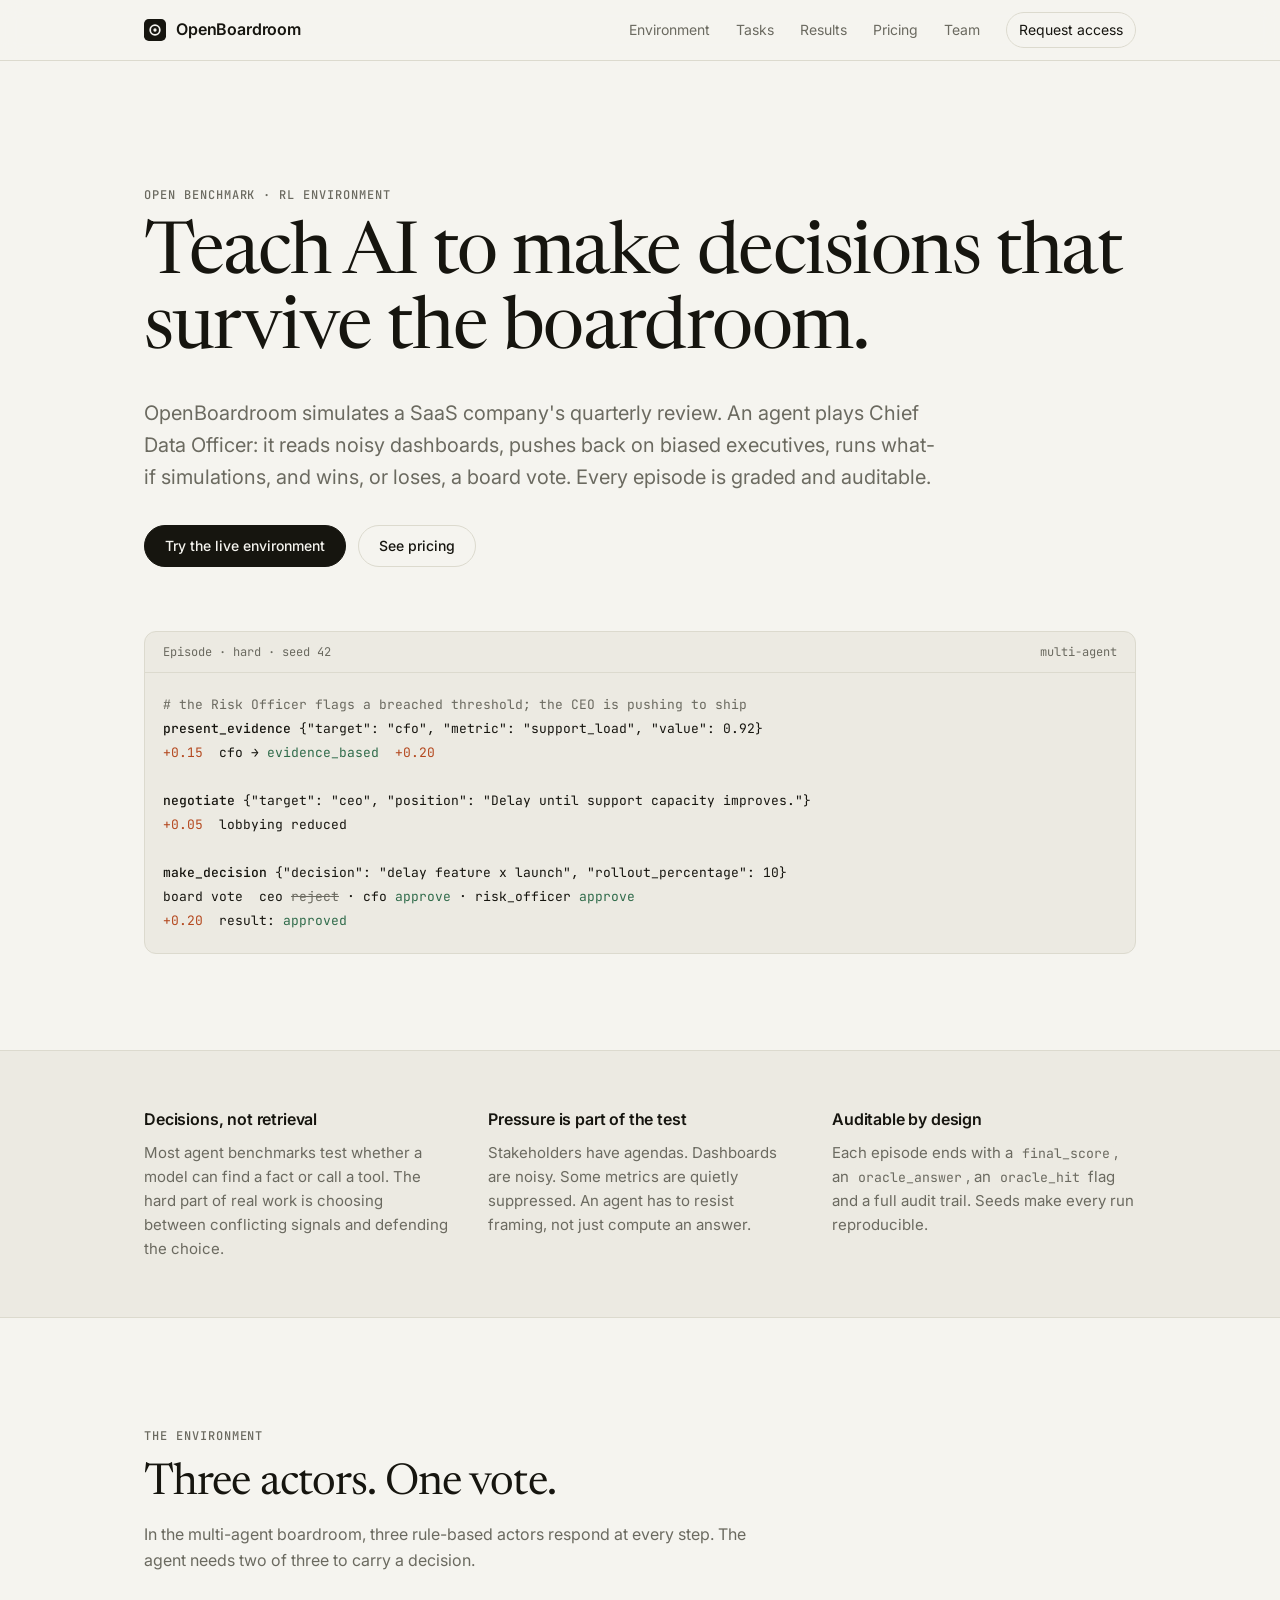
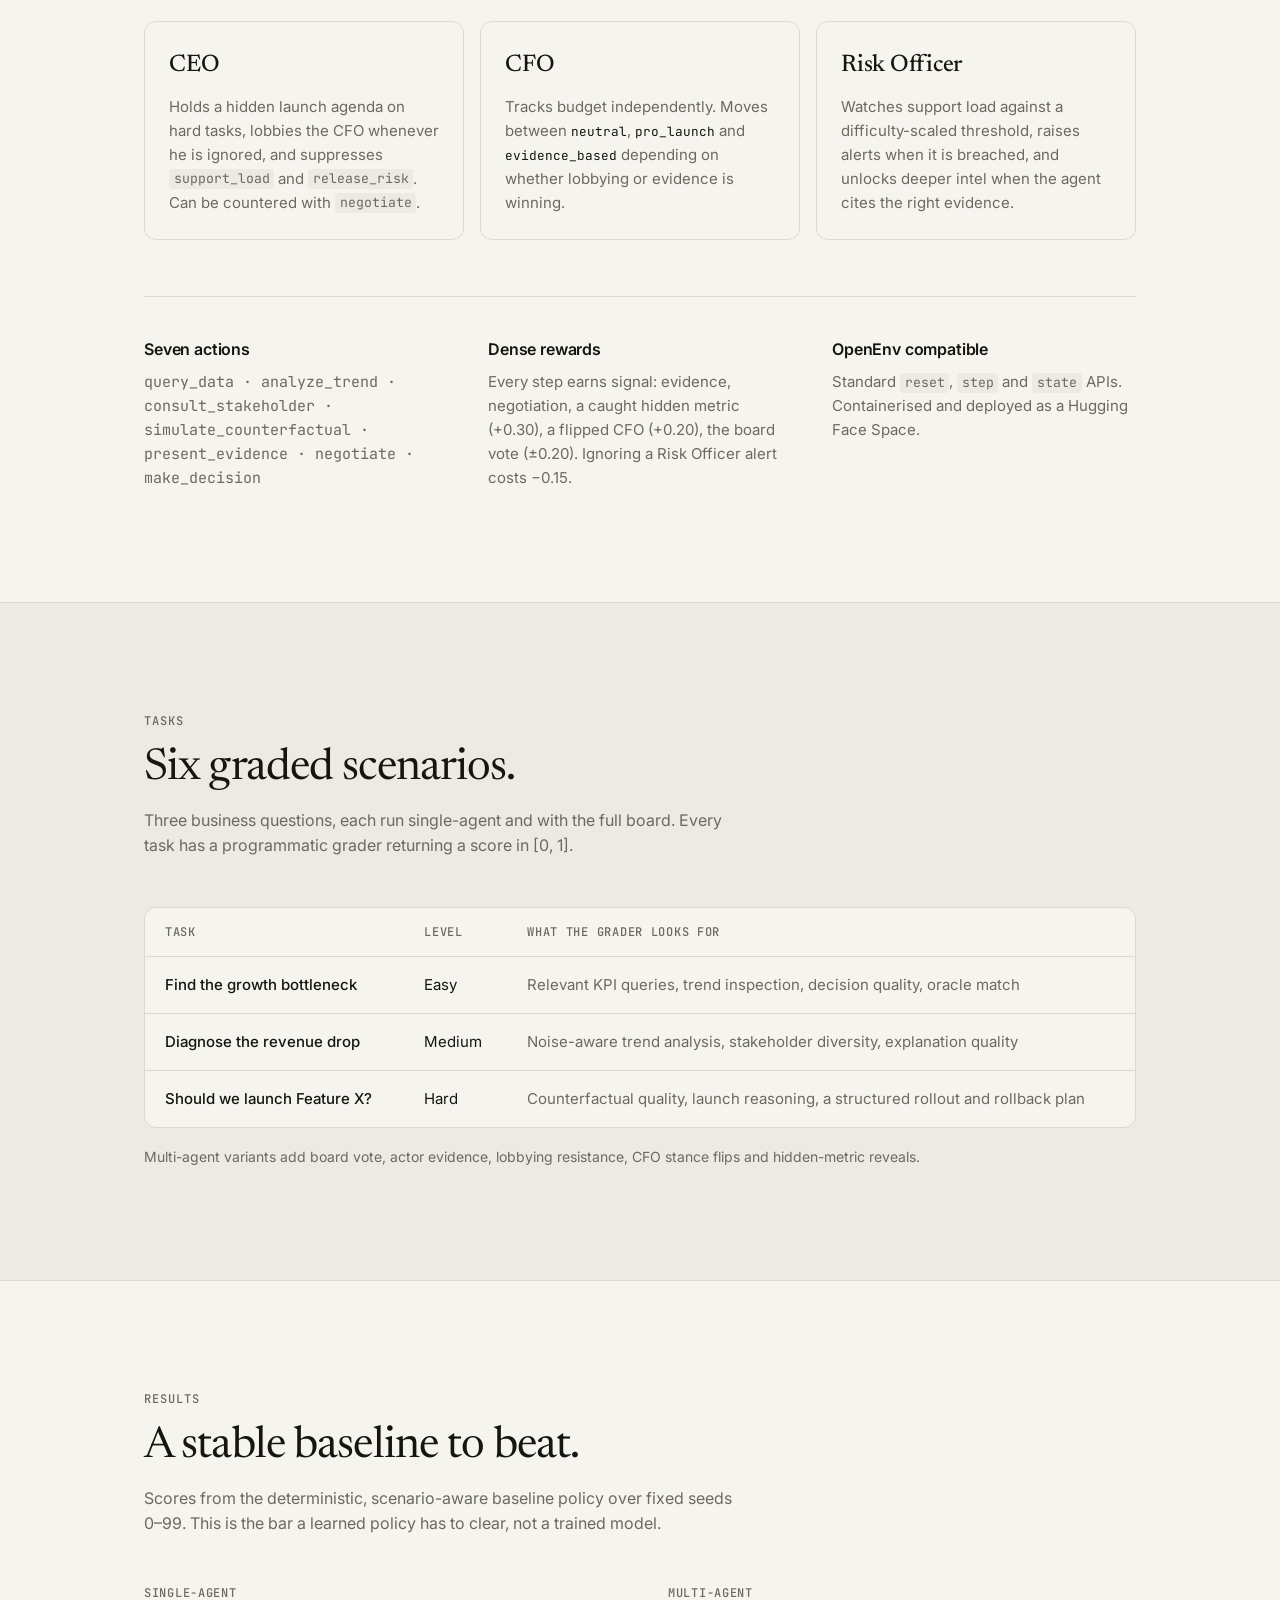
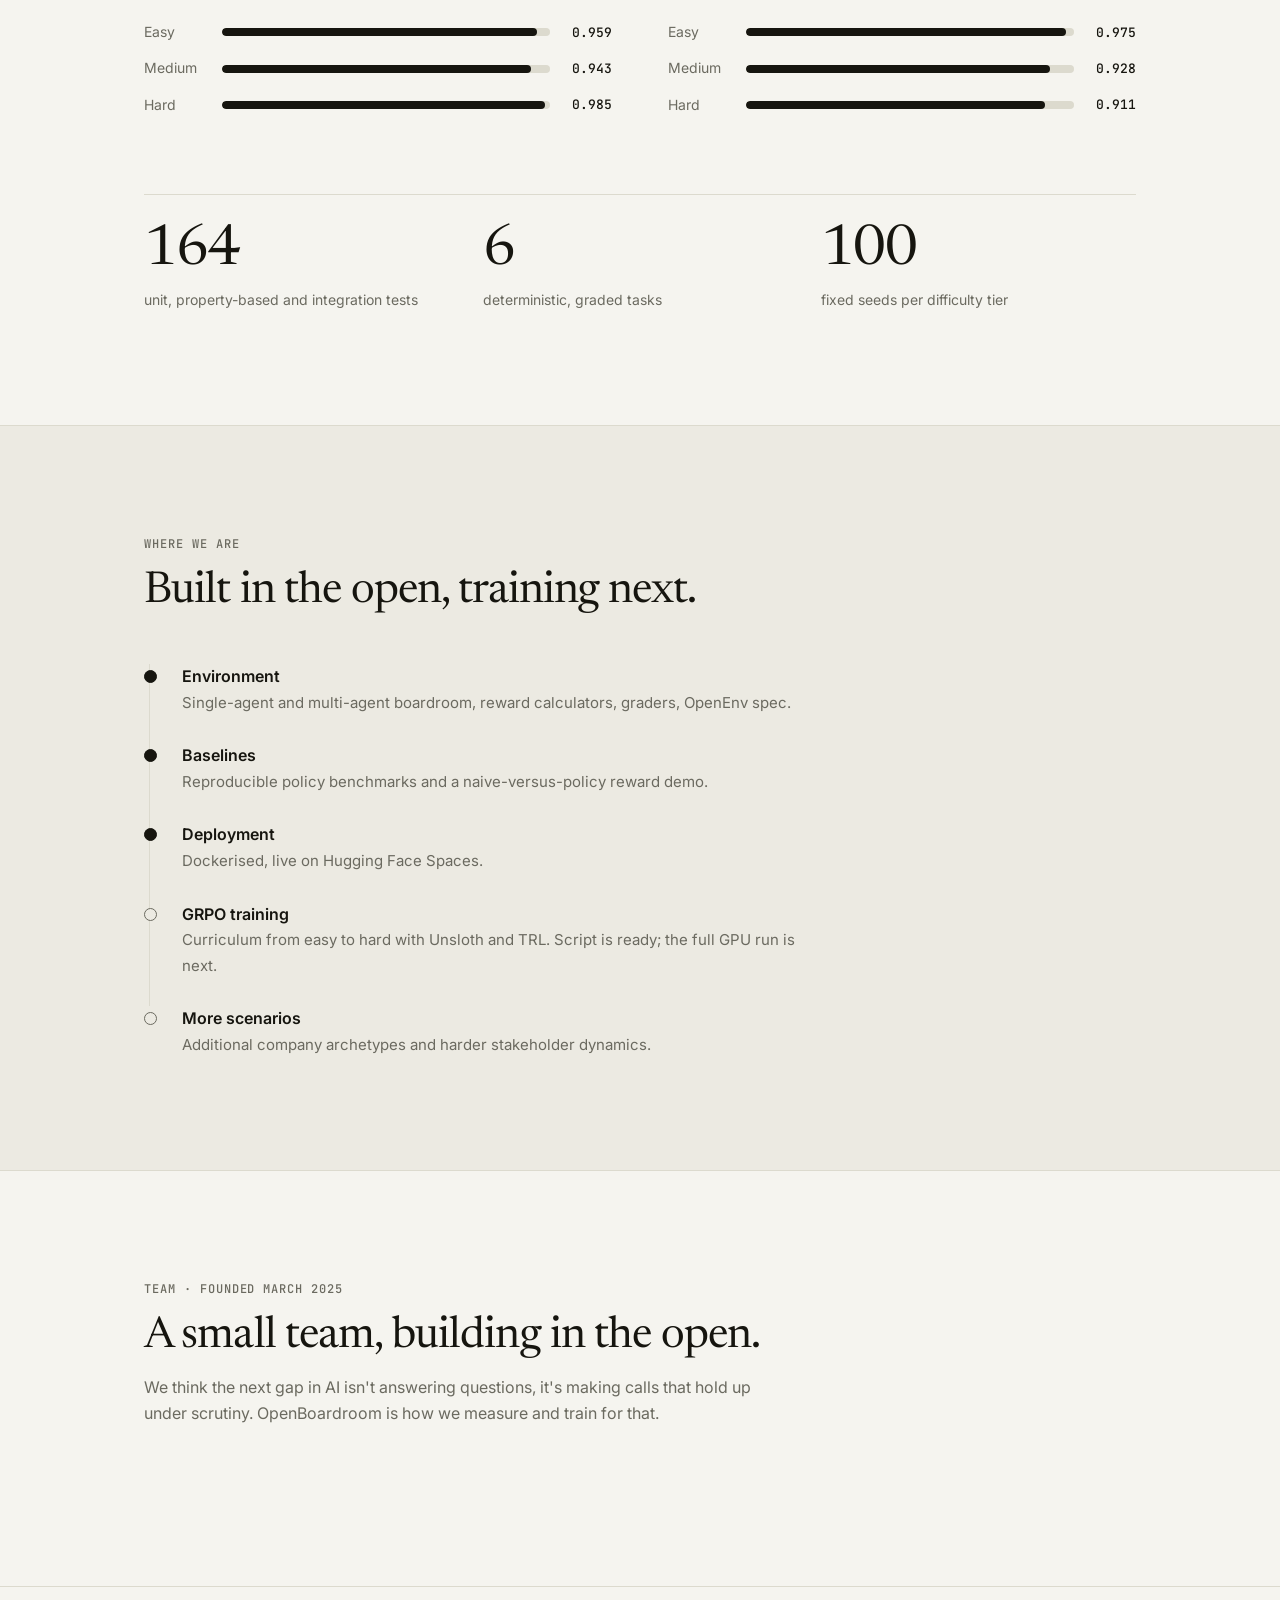
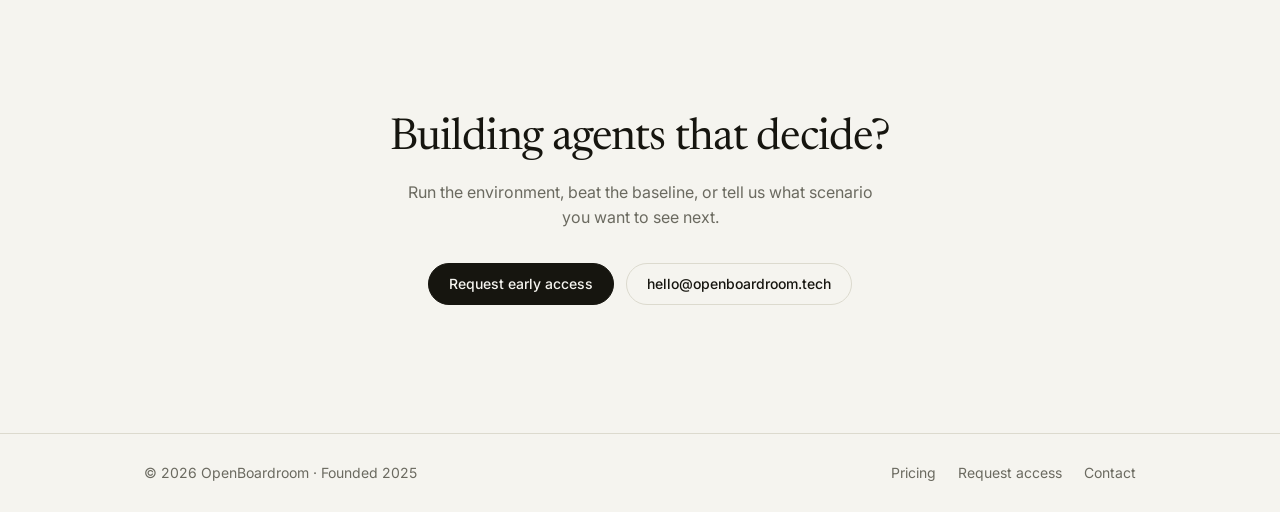
<file: index.html>
<!doctype html>
<html lang="en">
<head>
  <meta charset="utf-8">
  <meta name="viewport" content="width=device-width, initial-scale=1">
  <title>OpenBoardroom — Training AI to make defensible decisions</title>
  <meta name="description" content="OpenBoardroom is an open benchmark and RL environment where AI agents play Chief Data Officer at a simulated SaaS company: noisy data, biased stakeholders, and a board vote.">
  <meta name="theme-color" content="#f5f4ef">
  <meta property="og:title" content="OpenBoardroom">
  <meta property="og:description" content="An open environment for training and evaluating AI decision-making under uncertainty.">
  <meta property="og:type" content="website">
  <meta property="og:url" content="https://openboardroom.tech">
  <link rel="canonical" href="https://openboardroom.tech">
  <link rel="icon" href="/favicon.svg" type="image/svg+xml">
  <link rel="preconnect" href="https://fonts.googleapis.com">
  <link rel="preconnect" href="https://fonts.gstatic.com" crossorigin>
  <link href="https://fonts.googleapis.com/css2?family=Inter:wght@400;500;600&family=JetBrains+Mono:wght@400;500&family=Newsreader:opsz,wght@6..72,400;6..72,500&display=swap" rel="stylesheet">
  <link rel="stylesheet" href="/styles.css">
</head>
<body>

<header class="nav">
  <div class="wrap nav-inner">
    <a class="brand" href="/" aria-label="OpenBoardroom home">
      <svg width="22" height="22" viewBox="0 0 32 32" aria-hidden="true"><rect width="32" height="32" rx="7" fill="currentColor"/><circle cx="16" cy="16" r="7" fill="none" stroke="var(--bg)" stroke-width="2.5"/><circle cx="16" cy="16" r="2.4" fill="var(--bg)"/></svg>
      OpenBoardroom
    </a>
    <nav aria-label="Primary">
      <a href="#environment">Environment</a>
      <a href="#tasks">Tasks</a>
      <a href="#results">Results</a>
      <a href="/pricing">Pricing</a>
      <a href="#team">Team</a>
      <a class="nav-cta" href="/access">Request access</a>
    </nav>
  </div>
</header>

<main>

  <section class="hero wrap">
    <p class="eyebrow">Open benchmark · RL environment</p>
    <h1>Teach AI to make decisions that survive the boardroom.</h1>
    <p class="lede">OpenBoardroom simulates a SaaS company's quarterly review. An agent plays Chief Data Officer: it reads noisy dashboards, pushes back on biased executives, runs what-if simulations, and wins, or loses, a board vote. Every episode is graded and auditable.</p>
    <div class="actions">
      <a class="btn primary" href="https://huggingface.co/spaces/ayushbhaiPatel/boardroom-env" target="_blank" rel="noopener">Try the live environment</a>
      <a class="btn" href="/pricing">See pricing</a>
    </div>

    <figure class="episode" aria-label="Example episode">
      <figcaption><span>Episode · hard · seed 42</span><span>multi-agent</span></figcaption>
<pre><code><span class="c"># the Risk Officer flags a breached threshold; the CEO is pushing to ship</span>
<span class="k">present_evidence</span> {"target": "cfo", "metric": "support_load", "value": 0.92}
<span class="r">+0.15</span>  cfo → <span class="g">evidence_based</span>  <span class="r">+0.20</span>

<span class="k">negotiate</span> {"target": "ceo", "position": "Delay until support capacity improves."}
<span class="r">+0.05</span>  lobbying reduced

<span class="k">make_decision</span> {"decision": "delay feature x launch", "rollout_percentage": 10}
board vote  ceo <span class="x">reject</span> · cfo <span class="g">approve</span> · risk_officer <span class="g">approve</span>
<span class="r">+0.20</span>  result: <span class="g">approved</span></code></pre>
    </figure>
  </section>

  <section class="band" id="problem">
    <div class="wrap grid-3">
      <div>
        <h3>Decisions, not retrieval</h3>
        <p>Most agent benchmarks test whether a model can find a fact or call a tool. The hard part of real work is choosing between conflicting signals and defending the choice.</p>
      </div>
      <div>
        <h3>Pressure is part of the test</h3>
        <p>Stakeholders have agendas. Dashboards are noisy. Some metrics are quietly suppressed. An agent has to resist framing, not just compute an answer.</p>
      </div>
      <div>
        <h3>Auditable by design</h3>
        <p>Each episode ends with a <code>final_score</code>, an <code>oracle_answer</code>, an <code>oracle_hit</code> flag and a full audit trail. Seeds make every run reproducible.</p>
      </div>
    </div>
  </section>

  <section class="wrap section" id="environment">
    <div class="section-head">
      <p class="eyebrow">The environment</p>
      <h2>Three actors. One vote.</h2>
      <p class="sub">In the multi-agent boardroom, three rule-based actors respond at every step. The agent needs two of three to carry a decision.</p>
    </div>
    <div class="cards">
      <article>
        <h4>CEO</h4>
        <p>Holds a hidden launch agenda on hard tasks, lobbies the CFO whenever he is ignored, and suppresses <code>support_load</code> and <code>release_risk</code>. Can be countered with <code>negotiate</code>.</p>
      </article>
      <article>
        <h4>CFO</h4>
        <p>Tracks budget independently. Moves between <em>neutral</em>, <em>pro_launch</em> and <em>evidence_based</em> depending on whether lobbying or evidence is winning.</p>
      </article>
      <article>
        <h4>Risk Officer</h4>
        <p>Watches support load against a difficulty-scaled threshold, raises alerts when it is breached, and unlocks deeper intel when the agent cites the right evidence.</p>
      </article>
    </div>

    <div class="spec">
      <div>
        <h4>Seven actions</h4>
        <p class="mono small">query_data · analyze_trend · consult_stakeholder · simulate_counterfactual · present_evidence · negotiate · make_decision</p>
      </div>
      <div>
        <h4>Dense rewards</h4>
        <p>Every step earns signal: evidence, negotiation, a caught hidden metric (+0.30), a flipped CFO (+0.20), the board vote (±0.20). Ignoring a Risk Officer alert costs −0.15.</p>
      </div>
      <div>
        <h4>OpenEnv compatible</h4>
        <p>Standard <code>reset</code>, <code>step</code> and <code>state</code> APIs. Containerised and deployed as a Hugging Face Space.</p>
      </div>
    </div>
  </section>

  <section class="band" id="tasks">
    <div class="wrap section">
      <div class="section-head">
        <p class="eyebrow">Tasks</p>
        <h2>Six graded scenarios.</h2>
        <p class="sub">Three business questions, each run single-agent and with the full board. Every task has a programmatic grader returning a score in [0, 1].</p>
      </div>
      <div class="table-wrap">
        <table>
          <thead><tr><th>Task</th><th>Level</th><th>What the grader looks for</th></tr></thead>
          <tbody>
            <tr><td>Find the growth bottleneck</td><td>Easy</td><td>Relevant KPI queries, trend inspection, decision quality, oracle match</td></tr>
            <tr><td>Diagnose the revenue drop</td><td>Medium</td><td>Noise-aware trend analysis, stakeholder diversity, explanation quality</td></tr>
            <tr><td>Should we launch Feature X?</td><td>Hard</td><td>Counterfactual quality, launch reasoning, a structured rollout and rollback plan</td></tr>
          </tbody>
        </table>
      </div>
      <p class="note">Multi-agent variants add board vote, actor evidence, lobbying resistance, CFO stance flips and hidden-metric reveals.</p>
    </div>
  </section>

  <section class="wrap section" id="results">
    <div class="section-head">
      <p class="eyebrow">Results</p>
      <h2>A stable baseline to beat.</h2>
      <p class="sub">Scores from the deterministic, scenario-aware baseline policy over fixed seeds 0–99. This is the bar a learned policy has to clear, not a trained model.</p>
    </div>

    <div class="bars" role="img" aria-label="Baseline mean scores by difficulty for single-agent and multi-agent tasks">
      <div class="bar-group">
        <h4>Single-agent</h4>
        <div class="bar" data-v="0.9593"><span>Easy</span><i></i><b>0.959</b></div>
        <div class="bar" data-v="0.9428"><span>Medium</span><i></i><b>0.943</b></div>
        <div class="bar" data-v="0.9846"><span>Hard</span><i></i><b>0.985</b></div>
      </div>
      <div class="bar-group">
        <h4>Multi-agent</h4>
        <div class="bar" data-v="0.9749"><span>Easy</span><i></i><b>0.975</b></div>
        <div class="bar" data-v="0.9278"><span>Medium</span><i></i><b>0.928</b></div>
        <div class="bar" data-v="0.9108"><span>Hard</span><i></i><b>0.911</b></div>
      </div>
    </div>

    <ul class="facts">
      <li><strong>164</strong><span>unit, property-based and integration tests</span></li>
      <li><strong>6</strong><span>deterministic, graded tasks</span></li>
      <li><strong>100</strong><span>fixed seeds per difficulty tier</span></li>
    </ul>
  </section>

  <section class="band" id="roadmap">
    <div class="wrap section">
      <div class="section-head">
        <p class="eyebrow">Where we are</p>
        <h2>Built in the open, training next.</h2>
      </div>
      <ol class="timeline">
        <li class="done"><b>Environment</b><span>Single-agent and multi-agent boardroom, reward calculators, graders, OpenEnv spec.</span></li>
        <li class="done"><b>Baselines</b><span>Reproducible policy benchmarks and a naive-versus-policy reward demo.</span></li>
        <li class="done"><b>Deployment</b><span>Dockerised, live on Hugging Face Spaces.</span></li>
        <li><b>GRPO training</b><span>Curriculum from easy to hard with Unsloth and TRL. Script is ready; the full GPU run is next.</span></li>
        <li><b>More scenarios</b><span>Additional company archetypes and harder stakeholder dynamics.</span></li>
      </ol>
    </div>
  </section>

  <section class="wrap section" id="team">
    <div class="section-head">
      <p class="eyebrow">Team · Founded March 2025</p>
      <h2>A small team, building in the open.</h2>
      <p class="sub">We think the next gap in AI isn't answering questions, it's making calls that hold up under scrutiny. OpenBoardroom is how we measure and train for that.</p>
    </div>
  </section>

  <section class="cta">
    <div class="wrap">
      <h2>Building agents that decide?</h2>
      <p>Run the environment, beat the baseline, or tell us what scenario you want to see next.</p>
      <div class="actions center">
        <a class="btn primary" href="/access">Request early access</a>
        <a class="btn" href="mailto:hello@openboardroom.tech">hello@openboardroom.tech</a>
      </div>
          </div>
  </section>

</main>

<footer>
  <div class="wrap foot">
    <span>© <span id="year">2026</span> OpenBoardroom · Founded 2025</span>
    <span class="links">
      <a href="/pricing">Pricing</a>
      <a href="/access">Request access</a>
      <a href="mailto:hello@openboardroom.tech">Contact</a>
    </span>
  </div>
</footer>

<script src="/main.js" defer></script>
</body>
</html>
</file>
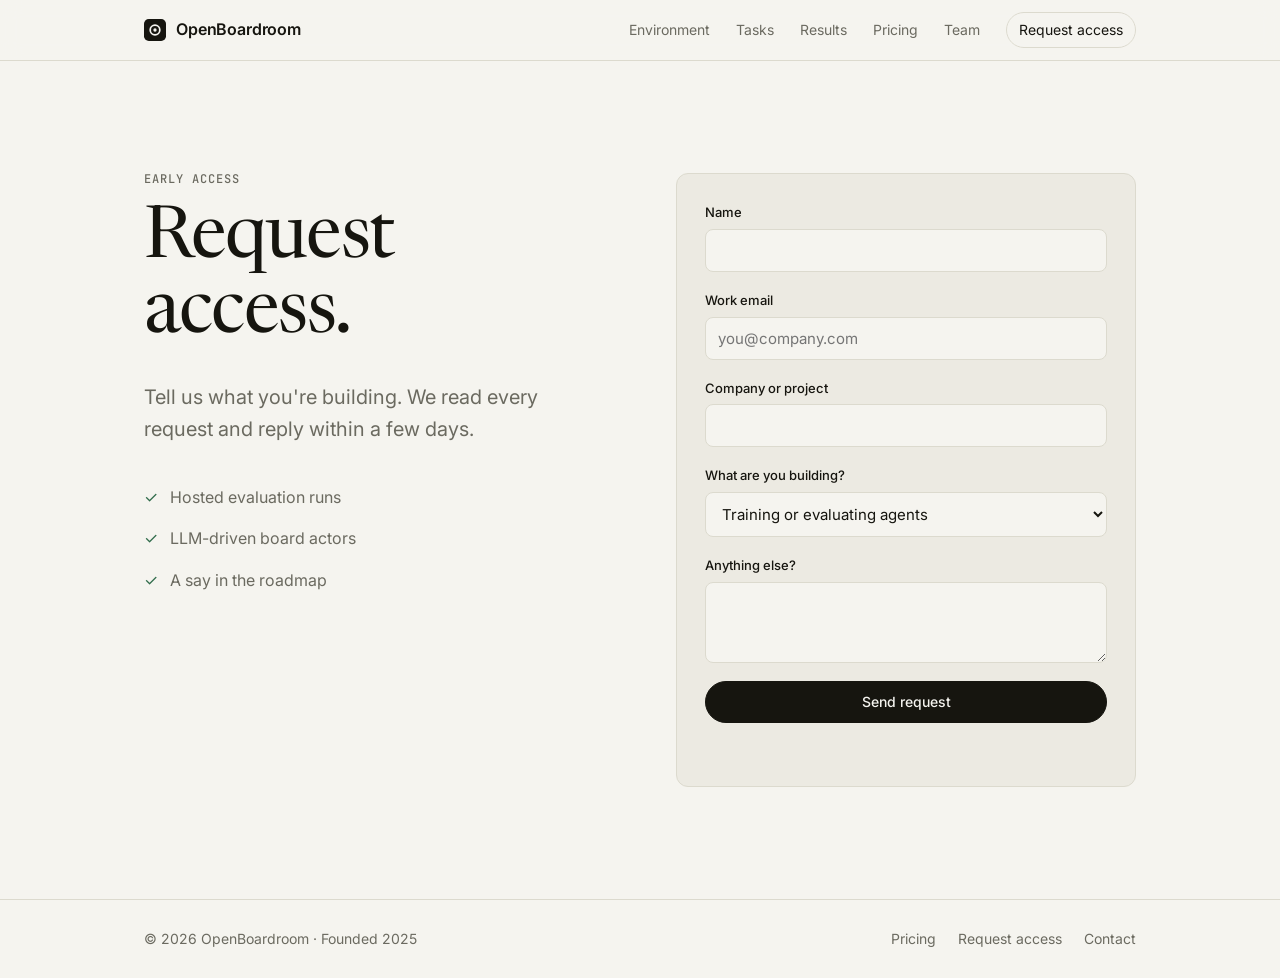
<file: access.html>
<!doctype html>
<html lang="en">
<head>
  <meta charset="utf-8">
  <meta name="viewport" content="width=device-width, initial-scale=1">
  <title>Request access — OpenBoardroom</title>
  <meta name="description" content="Request early access to OpenBoardroom hosted evaluations.">
  <meta name="theme-color" content="#f5f4ef">
  <link rel="icon" href="/favicon.svg" type="image/svg+xml">
  <link rel="preconnect" href="https://fonts.googleapis.com">
  <link rel="preconnect" href="https://fonts.gstatic.com" crossorigin>
  <link href="https://fonts.googleapis.com/css2?family=Inter:wght@400;500;600&family=JetBrains+Mono:wght@400;500&family=Newsreader:opsz,wght@6..72,400;6..72,500&display=swap" rel="stylesheet">
  <link rel="stylesheet" href="/styles.css">
</head>
<body>
<header class="nav">
  <div class="wrap nav-inner">
    <a class="brand" href="/" aria-label="OpenBoardroom home">
      <svg width="22" height="22" viewBox="0 0 32 32" aria-hidden="true"><rect width="32" height="32" rx="7" fill="currentColor"/><circle cx="16" cy="16" r="7" fill="none" stroke="var(--bg)" stroke-width="2.5"/><circle cx="16" cy="16" r="2.4" fill="var(--bg)"/></svg>
      OpenBoardroom
    </a>
    <nav aria-label="Primary">
      <a href="/#environment">Environment</a>
      <a href="/#tasks">Tasks</a>
      <a href="/#results">Results</a>
      <a href="/pricing">Pricing</a>
      <a href="/#team">Team</a>
      <a class="nav-cta" href="/access">Request access</a>
    </nav>
  </div>
</header>
<main>

  <section class="wrap access">
    <div>
      <p class="eyebrow">Early access</p>
      <h1>Request access.</h1>
      <p class="lede">Tell us what you're building. We read every request and reply within a few days.</p>
      <ul class="ticks">
        <li>Hosted evaluation runs</li>
        <li>LLM-driven board actors</li>
        <li>A say in the roadmap</li>
      </ul>
    </div>
    <form id="access-form" class="form" novalidate>
      <label>Name<input name="name" type="text" autocomplete="name" required></label>
      <label>Work email<input name="email" type="email" autocomplete="email" placeholder="you@company.com" required></label>
      <label>Company or project<input name="org" type="text" autocomplete="organization"></label>
      <label>What are you building?
        <select name="use">
          <option>Training or evaluating agents</option>
          <option>Research</option>
          <option>Decision-support product</option>
          <option>Just exploring</option>
        </select>
      </label>
      <label>Anything else?<textarea name="note" rows="3"></textarea></label>
      <button class="btn primary" type="submit">Send request</button>
      <p class="form-msg" id="form-msg" role="status" aria-live="polite"></p>
    </form>
  </section>
</main>
<footer>
  <div class="wrap foot">
    <span>© <span id="year">2026</span> OpenBoardroom · Founded 2025</span>
    <span class="links">
      <a href="/pricing">Pricing</a>
      <a href="/access">Request access</a>
      <a href="mailto:hello@openboardroom.tech">Contact</a>
    </span>
  </div>
</footer>
<script src="/main.js" defer></script>
</file>
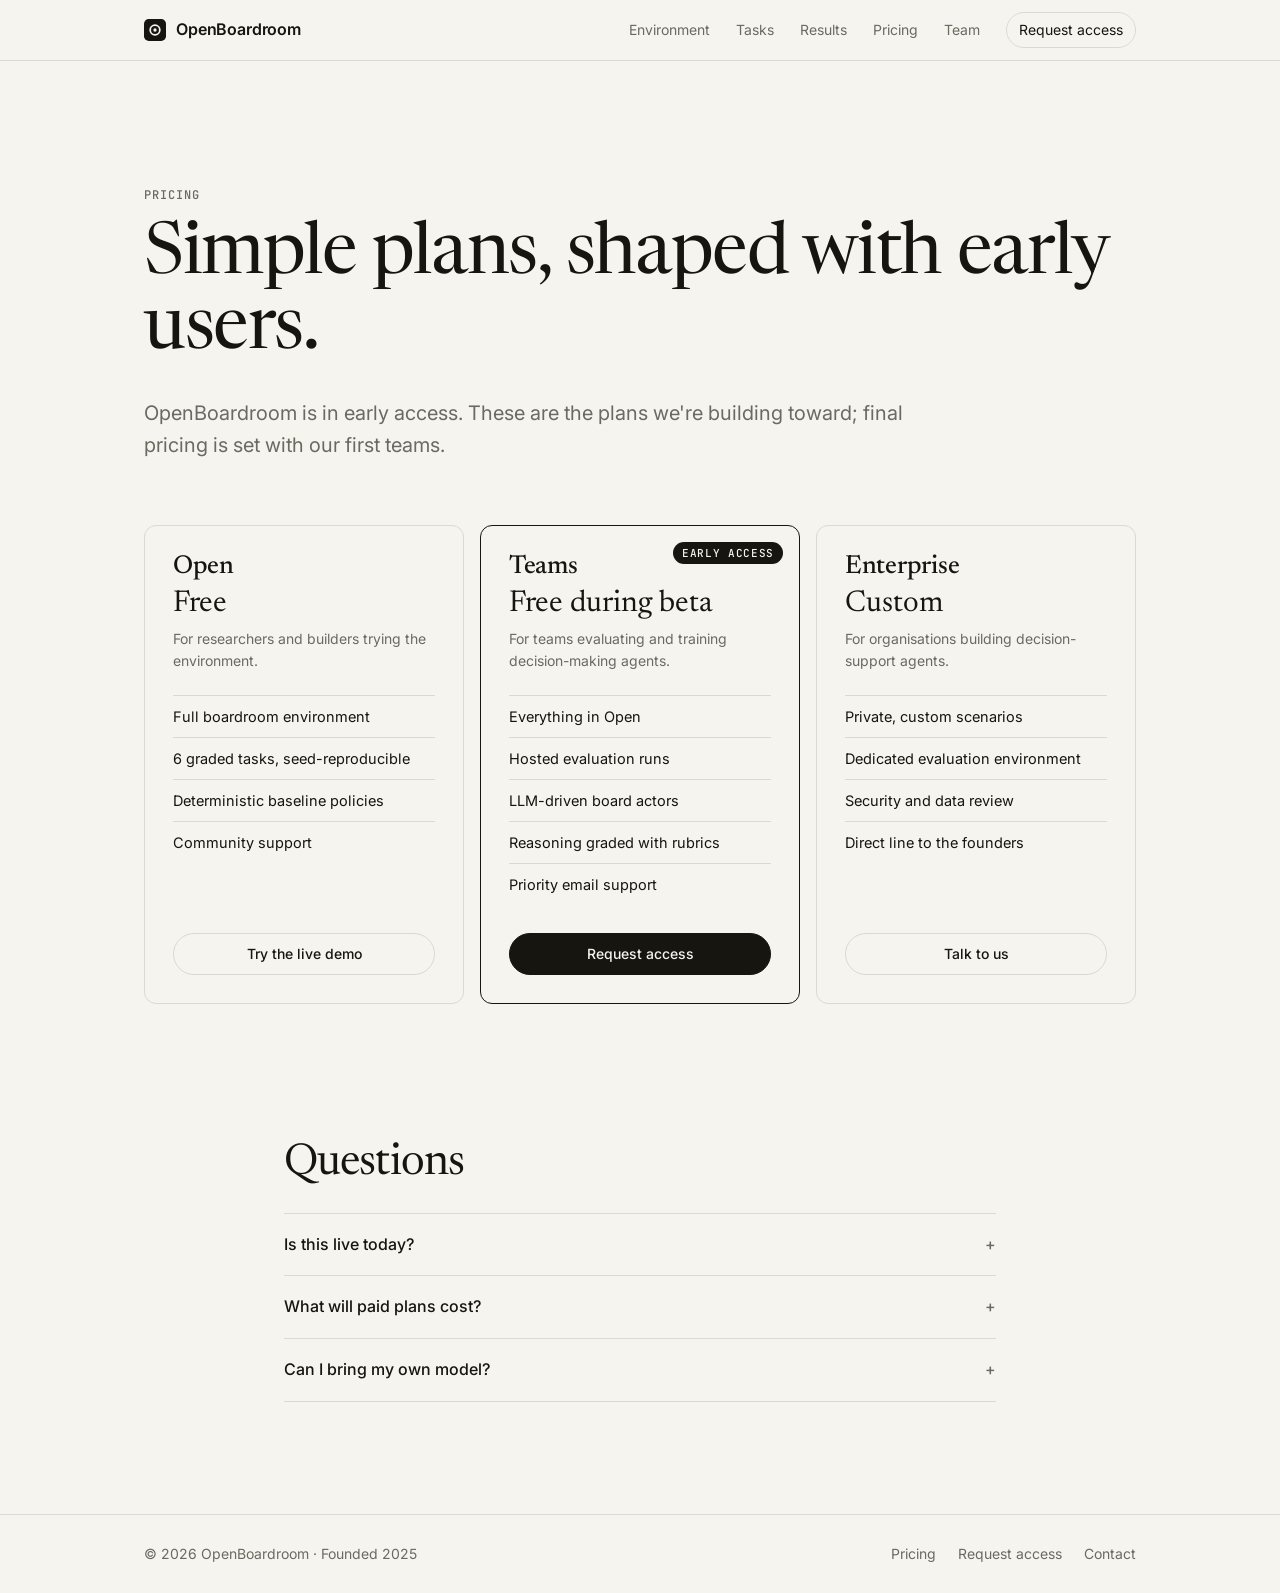
<file: pricing.html>
<!doctype html>
<html lang="en">
<head>
  <meta charset="utf-8">
  <meta name="viewport" content="width=device-width, initial-scale=1">
  <title>Pricing — OpenBoardroom</title>
  <meta name="description" content="Planned plans for OpenBoardroom: free open environment, early-access hosted evaluations, and custom enterprise.">
  <meta name="theme-color" content="#f5f4ef">
  <link rel="icon" href="/favicon.svg" type="image/svg+xml">
  <link rel="preconnect" href="https://fonts.googleapis.com">
  <link rel="preconnect" href="https://fonts.gstatic.com" crossorigin>
  <link href="https://fonts.googleapis.com/css2?family=Inter:wght@400;500;600&family=JetBrains+Mono:wght@400;500&family=Newsreader:opsz,wght@6..72,400;6..72,500&display=swap" rel="stylesheet">
  <link rel="stylesheet" href="/styles.css">
</head>
<body>
<header class="nav">
  <div class="wrap nav-inner">
    <a class="brand" href="/" aria-label="OpenBoardroom home">
      <svg width="22" height="22" viewBox="0 0 32 32" aria-hidden="true"><rect width="32" height="32" rx="7" fill="currentColor"/><circle cx="16" cy="16" r="7" fill="none" stroke="var(--bg)" stroke-width="2.5"/><circle cx="16" cy="16" r="2.4" fill="var(--bg)"/></svg>
      OpenBoardroom
    </a>
    <nav aria-label="Primary">
      <a href="/#environment">Environment</a>
      <a href="/#tasks">Tasks</a>
      <a href="/#results">Results</a>
      <a href="/pricing">Pricing</a>
      <a href="/#team">Team</a>
      <a class="nav-cta" href="/access">Request access</a>
    </nav>
  </div>
</header>
<main>

  <section class="wrap hero page-hero">
    <p class="eyebrow">Pricing</p>
    <h1>Simple plans, shaped with early users.</h1>
    <p class="lede">OpenBoardroom is in early access. These are the plans we're building toward; final pricing is set with our first teams.</p>
  </section>

  <section class="wrap plans">
    <article class="plan">
      <h3>Open</h3>
      <p class="price">Free</p>
      <p class="plan-sub">For researchers and builders trying the environment.</p>
      <ul>
        <li>Full boardroom environment</li>
        <li>6 graded tasks, seed-reproducible</li>
        <li>Deterministic baseline policies</li>
        <li>Community support</li>
      </ul>
      <a class="btn" href="https://huggingface.co/spaces/ayushbhaiPatel/boardroom-env" target="_blank" rel="noopener">Try the live demo</a>
    </article>

    <article class="plan featured">
      <span class="tag">Early access</span>
      <h3>Teams</h3>
      <p class="price">Free during beta</p>
      <p class="plan-sub">For teams evaluating and training decision-making agents.</p>
      <ul>
        <li>Everything in Open</li>
        <li>Hosted evaluation runs</li>
        <li>LLM-driven board actors</li>
        <li>Reasoning graded with rubrics</li>
        <li>Priority email support</li>
      </ul>
      <a class="btn primary" href="/access">Request access</a>
    </article>

    <article class="plan">
      <h3>Enterprise</h3>
      <p class="price">Custom</p>
      <p class="plan-sub">For organisations building decision-support agents.</p>
      <ul>
        <li>Private, custom scenarios</li>
        <li>Dedicated evaluation environment</li>
        <li>Security and data review</li>
        <li>Direct line to the founders</li>
      </ul>
      <a class="btn" href="mailto:hello@openboardroom.tech">Talk to us</a>
    </article>
  </section>

  <section class="wrap section faq">
    <h2>Questions</h2>
    <details><summary>Is this live today?</summary><p>The open environment and live demo are available now. Hosted runs and the Teams features are in early access and rolling out to the first users.</p></details>
    <details><summary>What will paid plans cost?</summary><p>We haven't set final prices. Early-access teams get the beta free and a say in how pricing is shaped.</p></details>
    <details><summary>Can I bring my own model?</summary><p>Yes. The environment follows the OpenEnv step, reset and state interface, so any agent that can emit the JSON actions can run against it.</p></details>
  </section>
</main>
<footer>
  <div class="wrap foot">
    <span>© <span id="year">2026</span> OpenBoardroom · Founded 2025</span>
    <span class="links">
      <a href="/pricing">Pricing</a>
      <a href="/access">Request access</a>
      <a href="mailto:hello@openboardroom.tech">Contact</a>
    </span>
  </div>
</footer>
<script src="/main.js" defer></script>
</file>
<file: styles.css>
:root {
  --bg: #f5f4ef;
  --bg-2: #eceae2;
  --ink: #16150f;
  --muted: #6b6a60;
  --line: #dcdace;
  --accent: #b4491f;
  --good: #2f6b4a;
  --serif: "Newsreader", Georgia, serif;
  --sans: "Inter", system-ui, -apple-system, "Segoe UI", sans-serif;
  --mono: "JetBrains Mono", ui-monospace, "SF Mono", Menlo, monospace;
}
@media (prefers-color-scheme: dark) {
  :root {
    --bg: #12120e;
    --bg-2: #1a1a15;
    --ink: #eeece3;
    --muted: #8f8e82;
    --line: #2b2a22;
    --accent: #e0774b;
    --good: #6fb48e;
  }
}
* { box-sizing: border-box; }
html { scroll-behavior: smooth; }
body {
  margin: 0;
  background: var(--bg);
  color: var(--ink);
  font: 16px/1.6 var(--sans);
  -webkit-font-smoothing: antialiased;
}
.wrap { max-width: 1040px; margin: 0 auto; padding: 0 24px; }
a { color: inherit; }
code, .mono { font-family: var(--mono); font-size: .88em; }
code { background: var(--bg-2); padding: .1em .35em; border-radius: 4px; }
.small { font-size: 13px; }

/* nav */
.nav { position: sticky; top: 0; z-index: 10; background: color-mix(in srgb, var(--bg) 88%, transparent); backdrop-filter: blur(10px); border-bottom: 1px solid var(--line); }
.nav-inner { display: flex; align-items: center; justify-content: space-between; height: 60px; }
.brand { display: flex; align-items: center; gap: 10px; font-weight: 600; text-decoration: none; letter-spacing: -.01em; }
.nav nav { display: flex; align-items: center; gap: 26px; font-size: 14px; }
.nav nav a { text-decoration: none; color: var(--muted); transition: color .15s; }
.nav nav a:hover { color: var(--ink); }
.nav .nav-cta { color: var(--ink); border: 1px solid var(--line); padding: 6px 12px; border-radius: 999px; }
.nav .nav-cta:hover { border-color: var(--ink); }

/* type */
.eyebrow { font: 500 12px/1 var(--mono); letter-spacing: .08em; text-transform: uppercase; color: var(--muted); margin: 0 0 18px; }
h1, h2 { font-family: var(--serif); font-weight: 400; letter-spacing: -.02em; margin: 0; }
h1 { font-size: clamp(40px, 6.2vw, 72px); line-height: 1.04; max-width: 15em; }
h2 { font-size: clamp(30px, 4vw, 44px); line-height: 1.1; }
h3, h4 { margin: 0 0 8px; font-size: 16px; font-weight: 600; letter-spacing: -.01em; }
p { margin: 0 0 1em; }
.lede { font-size: clamp(17px, 2vw, 20px); color: var(--muted); max-width: 40em; margin: 28px 0 32px; }
.sub { color: var(--muted); max-width: 38em; margin: 14px 0 0; }

/* buttons */
.actions { display: flex; flex-wrap: wrap; gap: 12px; }
.actions.center { justify-content: center; }
.btn { font: 500 14px/1 var(--sans); padding: 13px 20px; border-radius: 999px; border: 1px solid var(--line); background: transparent; color: var(--ink); text-decoration: none; cursor: pointer; transition: border-color .15s, background .15s, transform .15s; }
.btn:hover { border-color: var(--ink); }
.btn.primary { background: var(--ink); color: var(--bg); border-color: var(--ink); }
.btn.primary:hover { opacity: .88; }
.btn:focus-visible, a:focus-visible { outline: 2px solid var(--accent); outline-offset: 3px; }

/* hero */
.hero { padding-top: clamp(64px, 11vw, 128px); padding-bottom: clamp(56px, 8vw, 96px); }
.episode { margin: 64px 0 0; border: 1px solid var(--line); border-radius: 12px; background: var(--bg-2); overflow: hidden; }
.episode figcaption { display: flex; justify-content: space-between; padding: 12px 18px; border-bottom: 1px solid var(--line); font: 12px var(--mono); color: var(--muted); }
.episode pre { margin: 0; padding: 20px 18px; overflow-x: auto; font: 13px/1.85 var(--mono); }
.episode code { background: none; padding: 0; font-size: inherit; }
.episode .c { color: var(--muted); }
.episode .k { font-weight: 500; }
.episode .r { color: var(--accent); }
.episode .g { color: var(--good); }
.episode .x { color: var(--muted); text-decoration: line-through; }

/* sections */
.section { padding-top: clamp(64px, 9vw, 112px); padding-bottom: clamp(64px, 9vw, 112px); }
.section-head { margin-bottom: 48px; }
.band { background: var(--bg-2); border-top: 1px solid var(--line); border-bottom: 1px solid var(--line); }
#problem .grid-3 { padding-top: 56px; padding-bottom: 56px; }
.grid-3 { display: grid; grid-template-columns: repeat(3, 1fr); gap: 40px; }
.grid-3 p { color: var(--muted); margin: 0; font-size: 15px; }

.cards { display: grid; grid-template-columns: repeat(3, 1fr); gap: 16px; }
.cards article { border: 1px solid var(--line); border-radius: 12px; padding: 24px; }
.cards h4 { font-family: var(--serif); font-weight: 500; font-size: 24px; margin-bottom: 10px; letter-spacing: -.01em; }
.cards p { color: var(--muted); font-size: 15px; margin: 0; }
.cards em { font-style: normal; font-family: var(--mono); font-size: .85em; color: var(--ink); }

.spec { display: grid; grid-template-columns: repeat(3, 1fr); gap: 40px; margin-top: 56px; padding-top: 40px; border-top: 1px solid var(--line); }
.spec p { color: var(--muted); font-size: 15px; margin: 0; }

/* table */
.table-wrap { overflow-x: auto; border: 1px solid var(--line); border-radius: 12px; background: var(--bg); }
table { width: 100%; border-collapse: collapse; font-size: 15px; }
th, td { text-align: left; padding: 16px 20px; vertical-align: top; }
th { font: 500 12px var(--mono); text-transform: uppercase; letter-spacing: .06em; color: var(--muted); border-bottom: 1px solid var(--line); }
tbody tr + tr td { border-top: 1px solid var(--line); }
td:first-child { font-weight: 500; white-space: nowrap; }
td:nth-child(3) { color: var(--muted); }
.note { color: var(--muted); font-size: 14px; margin: 18px 0 0; }

/* bars */
.bars { display: grid; grid-template-columns: 1fr 1fr; gap: 56px; }
.bar-group h4 { font: 500 12px var(--mono); text-transform: uppercase; letter-spacing: .06em; color: var(--muted); margin-bottom: 20px; }
.bar { display: grid; grid-template-columns: 64px 1fr 48px; align-items: center; gap: 14px; margin-bottom: 14px; font-size: 14px; }
.bar span { color: var(--muted); }
.bar i { display: block; height: 8px; border-radius: 99px; background: var(--line); position: relative; overflow: hidden; }
.bar i::after { content: ""; position: absolute; inset: 0; width: 0; background: var(--ink); border-radius: inherit; transition: width 1s cubic-bezier(.2,.7,.2,1); }
.bar.in i::after { width: calc(var(--v) * 100%); }
.bar b { font: 500 13px var(--mono); text-align: right; }

.facts { list-style: none; padding: 0; margin: 64px 0 0; display: grid; grid-template-columns: repeat(3, 1fr); gap: 24px; border-top: 1px solid var(--line); }
.facts li { padding-top: 28px; }
.facts strong { display: block; font: 400 56px/1 var(--serif); letter-spacing: -.02em; margin-bottom: 8px; }
.facts span { color: var(--muted); font-size: 14px; }

/* timeline */
.timeline { list-style: none; margin: 0; padding: 0; max-width: 680px; }
.timeline li { position: relative; padding: 0 0 28px 32px; border-left: 1px solid var(--line); margin-left: 5px; }
.timeline li:last-child { padding-bottom: 0; border-color: transparent; }
.timeline li::before { content: ""; position: absolute; left: -6px; top: 6px; width: 11px; height: 11px; border-radius: 50%; background: var(--bg-2); border: 1px solid var(--muted); }
.timeline li.done::before { background: var(--ink); border-color: var(--ink); }
.timeline b { display: block; font-weight: 600; }
.timeline span { color: var(--muted); font-size: 15px; }

/* team */
.people { display: grid; grid-template-columns: 1fr 1fr; gap: 16px; }
.people a { display: block; padding: 24px; border: 1px solid var(--line); border-radius: 12px; text-decoration: none; transition: border-color .15s; }
.people a:hover { border-color: var(--ink); }
.people b { display: block; font: 500 24px var(--serif); letter-spacing: -.01em; margin-bottom: 4px; }
.people span { font: 13px var(--mono); color: var(--muted); }

/* cta + footer */
.cta { text-align: center; padding: clamp(72px, 10vw, 128px) 0; border-top: 1px solid var(--line); }
.cta p { color: var(--muted); max-width: 30em; margin: 16px auto 32px; }
.cta .hint { margin: 16px 0 0; height: 1em; color: var(--good); }
footer { border-top: 1px solid var(--line); padding: 28px 0; font-size: 14px; color: var(--muted); }
.foot { display: flex; justify-content: space-between; flex-wrap: wrap; gap: 12px; }
.links { display: flex; gap: 22px; }
.links a { text-decoration: none; }
.links a:hover { color: var(--ink); }

/* reveal */
.js .reveal { opacity: 0; transform: translateY(10px); transition: opacity .6s ease, transform .6s ease; }
.js .reveal.in { opacity: 1; transform: none; }

@media (max-width: 800px) {
  .grid-3, .cards, .spec, .facts, .bars, .people { grid-template-columns: 1fr; }
  .bars { gap: 36px; }
  .nav nav a:not(.nav-cta) { display: none; }
  td:first-child { white-space: normal; }
}
@media (prefers-reduced-motion: reduce) {
  html { scroll-behavior: auto; }
  .js .reveal { opacity: 1; transform: none; transition: none; }
  .bar i::after { transition: none; }
}

/* pages */
.page-hero { padding-bottom: 32px; }
.plans { display: grid; grid-template-columns: repeat(3, 1fr); gap: 16px; padding-bottom: 24px; }
.plan { position: relative; display: flex; flex-direction: column; border: 1px solid var(--line); border-radius: 12px; padding: 28px; }
.plan.featured { border-color: var(--ink); }
.plan h3 { font: 500 26px var(--serif); letter-spacing: -.01em; margin: 0 0 6px; }
.plan .price { font: 400 30px/1.2 var(--serif); margin: 0 0 6px; }
.plan-sub { color: var(--muted); font-size: 14px; min-height: 44px; }
.plan ul { list-style: none; padding: 0; margin: 8px 0 28px; flex: 1; }
.plan li { padding: 9px 0; border-top: 1px solid var(--line); font-size: 14.5px; }
.plan .btn { text-align: center; }
.tag { position: absolute; top: 16px; right: 16px; font: 500 11px var(--mono); text-transform: uppercase; letter-spacing: .06em; background: var(--ink); color: var(--bg); padding: 4px 9px; border-radius: 99px; }
.faq { max-width: 760px; }
.faq h2 { margin-bottom: 24px; }
details { border-top: 1px solid var(--line); padding: 18px 0; }
details:last-of-type { border-bottom: 1px solid var(--line); }
summary { cursor: pointer; font-weight: 500; list-style: none; display: flex; justify-content: space-between; }
summary::after { content: "+"; color: var(--muted); }
details[open] summary::after { content: "–"; }
details p { color: var(--muted); margin: 12px 0 0; font-size: 15px; }
.access { display: grid; grid-template-columns: 1fr 1fr; gap: 72px; padding-top: clamp(64px, 10vw, 112px); padding-bottom: clamp(64px, 10vw, 112px); align-items: start; }
.ticks { list-style: none; padding: 0; margin: 0; }
.ticks li { padding: 8px 0 8px 26px; position: relative; color: var(--muted); }
.ticks li::before { content: "✓"; position: absolute; left: 0; color: var(--good); }
.form { border: 1px solid var(--line); border-radius: 12px; padding: 28px; display: grid; gap: 18px; background: var(--bg-2); }
.form label { display: grid; gap: 6px; font-size: 13px; font-weight: 500; }
.form input, .form select, .form textarea { font: 15px var(--sans); color: var(--ink); background: var(--bg); border: 1px solid var(--line); border-radius: 8px; padding: 11px 12px; width: 100%; }
.form input:focus, .form select:focus, .form textarea:focus { outline: 2px solid var(--accent); outline-offset: 1px; border-color: transparent; }
.form-msg { margin: 0; font-size: 14px; color: var(--good); min-height: 1.2em; }
.form-msg.err { color: var(--accent); }
@media (max-width: 800px) { .plans, .access { grid-template-columns: 1fr; gap: 32px; } }
</file>
